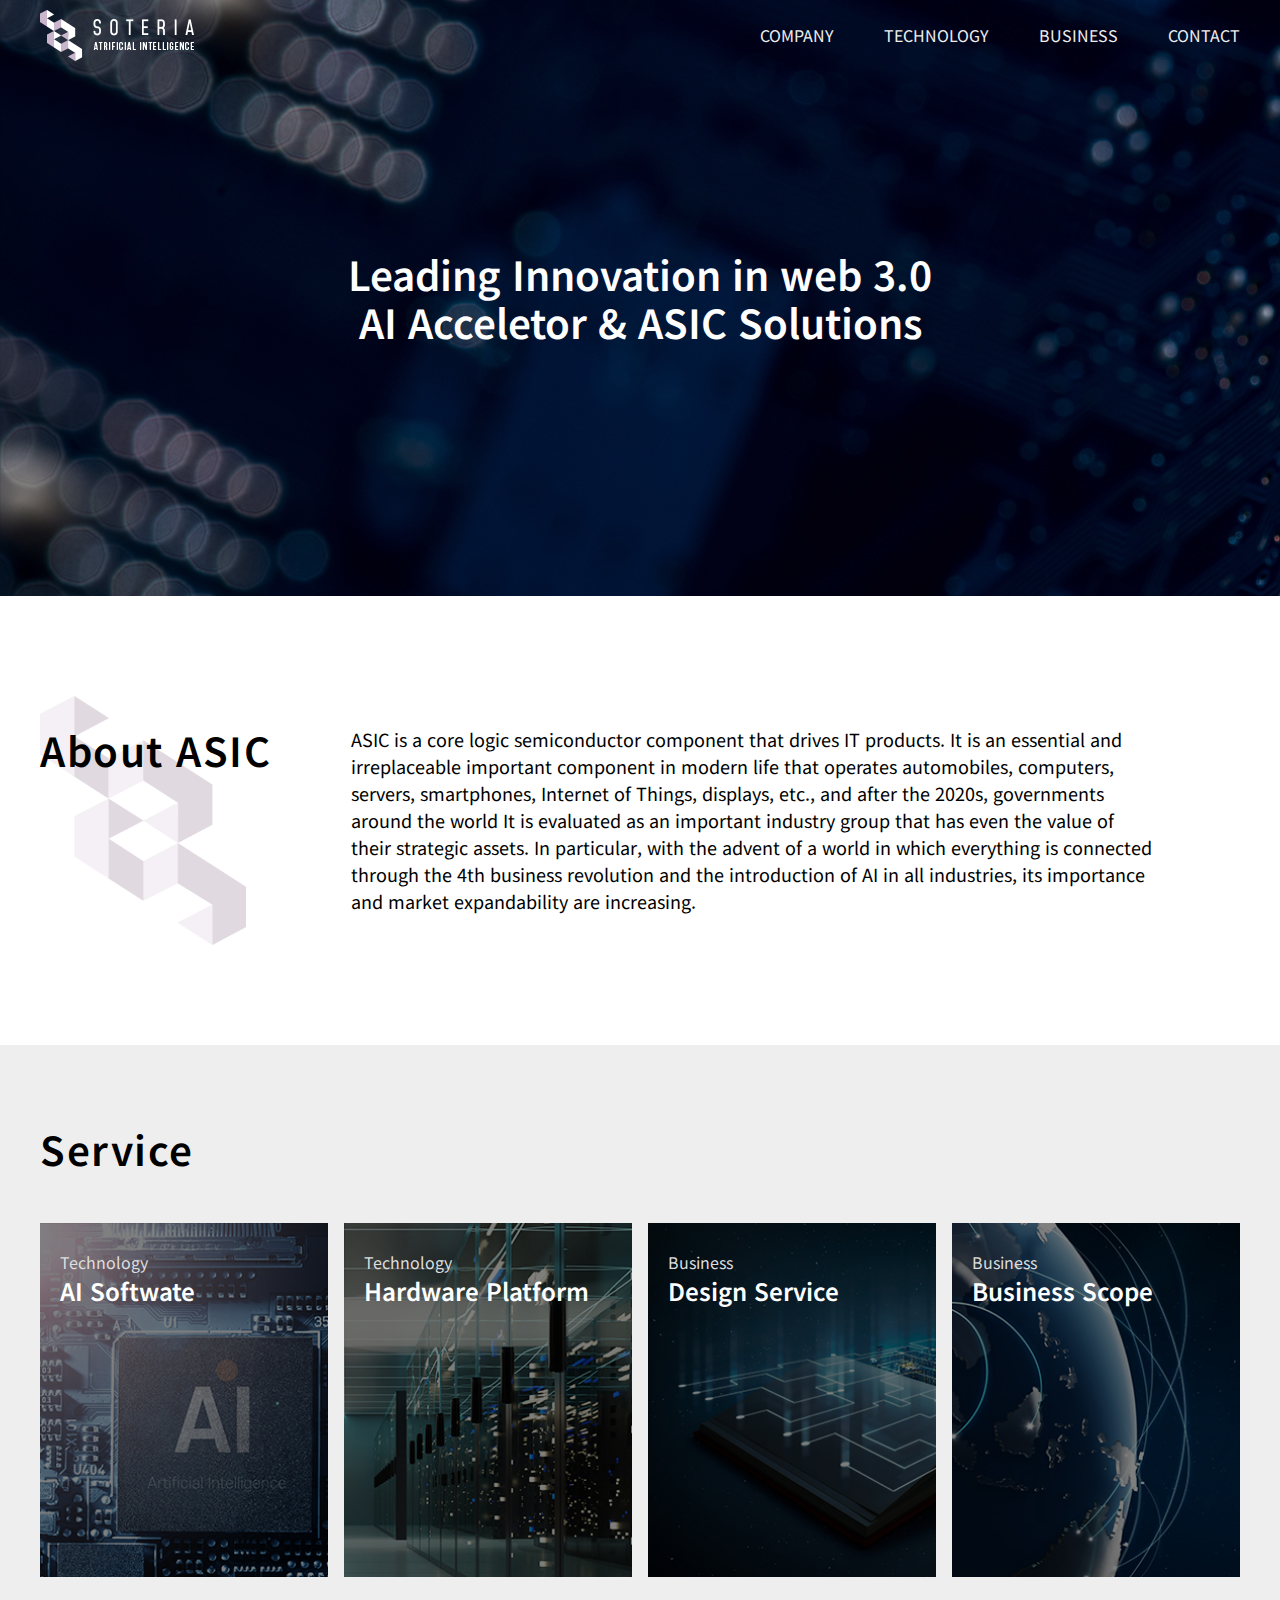
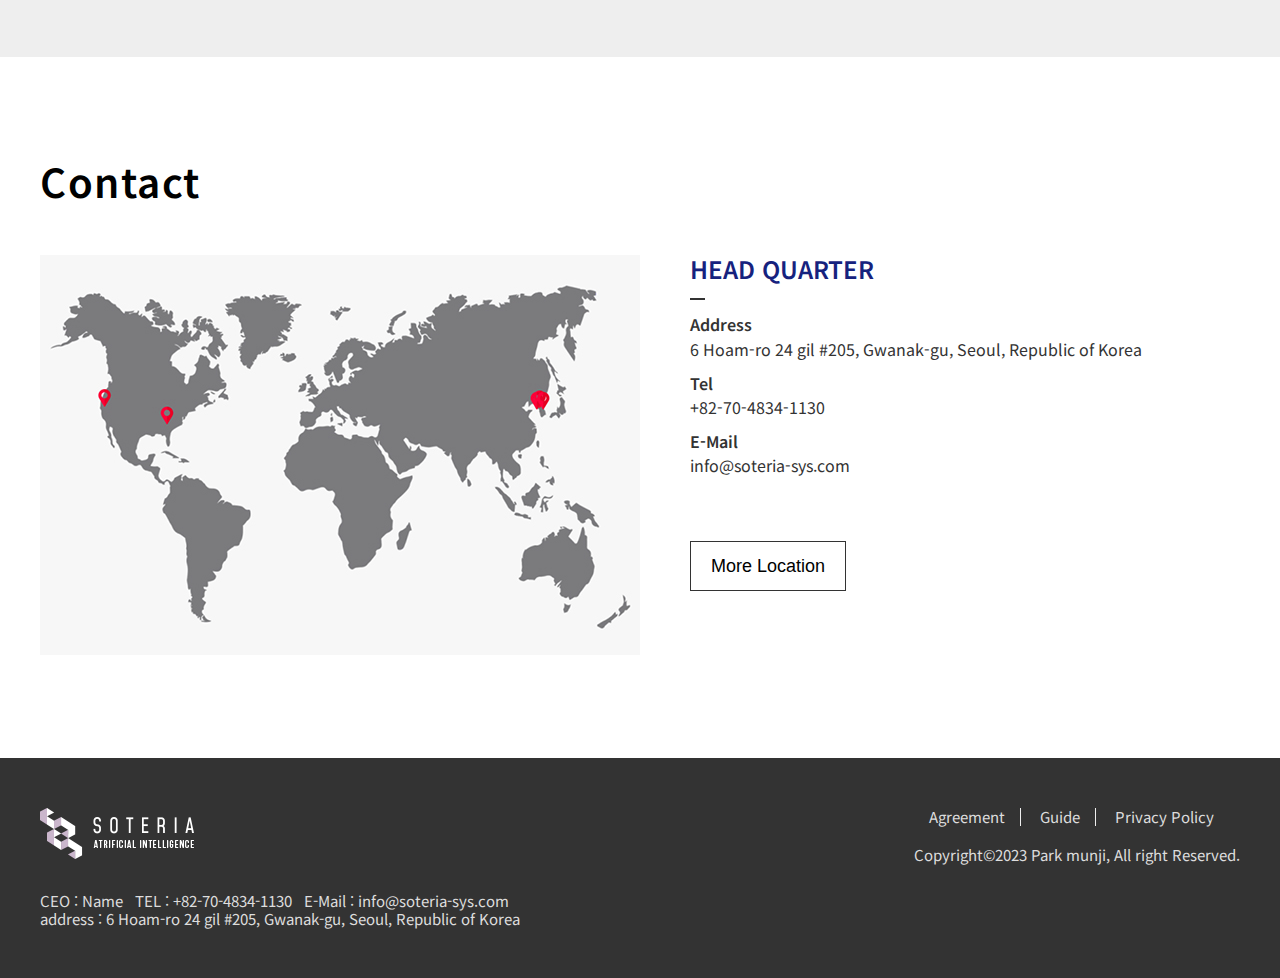
<file: soteria.html>
<!DOCTYPE html>
<html lang="ko">
<head>
   <meta charset="UTF-8">
   <meta name="viewport" content="width=device-width, initial-scale=1.0">
   <title>Soteria</title>

   <!-- CSS -->
   <link rel="stylesheet" href="./css/reset.css">
   <link rel="stylesheet" href="./css/soteria.css">

   <!-- Google Font -->
   <link rel="preconnect" href="https://fonts.googleapis.com">
   <link rel="preconnect" href="https://fonts.gstatic.com" crossorigin>
   <link href="https://fonts.googleapis.com/css2?family=Noto+Sans+KR:wght@100..900&display=swap" rel="stylesheet">



</head>
<body>
   <header>
      <div class="container">
         <div class="hd_box">
            <h1><a href="#"></a></h1>
            <ul class="top_menu">
               <li><a href="#">COMPANY</a></li>
               <li><a href="#">TECHNOLOGY</a></li>
               <li><a href="#">BUSINESS</a></li>
               <li><a href="#">CONTACT</a></li>
            </ul>
         </div>
      </div>
   </header>
   <main>
      <div class="visual_slide">
         <div class="container">
            <p>
               Leading Innovation <br class="mo">in web 3.0<br>
               AI Acceletor & <br class="mo">ASIC Solutions
            </p>
         </div>
      </div>

      <div class="about">
         <div class="container">
            <h3>About ASIC</h3>
            <p>ASIC is a core logic semiconductor component that drives IT products. It is an essential and<br>
               irreplaceable important component in modern life that operates automobiles, computers,<br>
               servers, smartphones, Internet of Things, displays, etc., and after the 2020s, governments<br>
               around the world It is evaluated as an important industry group that has even the value of<br>
               their strategic assets. In particular, with the advent of a world in which everything is connected<br>
               through the 4th business revolution and the introduction of AI in all industries, its importance<br>
               and market expandability are increasing.
            </p>
         </div>
      </div>

      <div class="service">
         <div class="container">
            <h3>Service</h3>
            <ul>
               <li class="ai">
                  <div class="bg">
                     <p>
                        <span>Technology</span>
                        <strong>AI Softwate</strong>                     
                     </p>
                  </div>
               </li>
               <li class="hard">
                  <div class="bg"> 
                     <p>
                        <span>Technology</span>
                        <strong>Hardware Platform</strong>
                     </p>
               </div>
               </li>
               <li class="design">
                  <div class="bg"> 
                     <p>
                        <span>Business</span>
                        <strong>Design Service</strong>
                     </p>
                  </div>
               </li>
               <li class="business">
                  <div class="bg"> 
                     <p>
                        <span>Business</span>
                        <strong>Business Scope</strong>
                     </p>
                  </div>
               </li>
            </ul>
         </div>
      </div>

      <div class="contact">
         <div class="container">
            <h3>Contact</h3>
            <div class="contact_box">
               <div class="img_map">
                  <img src="./soteria/img_map.jpg" alt="">
               </div>
               <div class="txt">
                  <h4>HEAD QUARTER</h4>
                  <ul>
                     <li>
                        <strong>Address</strong>
                        6 Hoam-ro 24 gil #205, Gwanak-gu, <br class="mo">Seoul, Republic of Korea
                     </li>
                     <li>
                        <strong>Tel</strong>
                        +82-70-4834-1130
                     </li>
                     <li>
                        <strong>E-Mail</strong>
                        info@soteria-sys.com
                     </li>
                  </ul>
                  <button>
                     <a href="#">More Location</a>
                  </button>
               </div>
            </div>
         </div>
      </div>
   </main>
   <footer>
      <div class="container">
         <div class="ft_left">
            <h2><a href="#"><img src="./soteria/logo.png" alt=""></a></h2>
            <address>
               CEO : Name &nbsp; TEL : +82-70-4834-1130 &nbsp; <br class="mo">E-Mail : info@soteria-sys.com<br>
               address : 6 Hoam-ro 24 gil #205, Gwanak-gu, <br class="mo">Seoul, Republic of Korea
            </address>
         </div>
         <div class="ft_right">
            <ul class="ft_menu">
               <li>Agreement</li>
               <li>Guide</li>
               <li>Privacy Policy</li>
            </ul>
            <p>Copyright&copy;2023 Park munji, All right Reserved.</p>
         </div>
      </div>
   </footer>
</body>
</html>
</file>
<file: css/soteria.css>
@charset "utf-8";

body {font-family: "Noto Sans KR", sans-serif;font-size: 16px;line-height: 1.2;}
.pc {display: none;}
.mo {display: none;}
.container {margin: auto;padding: 0 5%;box-sizing: border-box;}
.container h3 {
   margin-bottom: 50px;
   font-size: 40px;
   letter-spacing: 1.5px;
   font-weight: 600;
}


header {
   position: absolute;
   top: 0; 
   width: 100%;
   padding: 10px 0;
   z-index: 10;
}
header .hd_box {display: flex;justify-content: space-between;align-items: center;}
header .hd_box h1 {}
header .hd_box h1 a {
   display: block; 
   width: 155px;
   height: 51px;
   background: url(../soteria/logo.png);
}
header .top_menu {display: flex;}
header .top_menu li {color: #eee;margin-right: 50px;}
header .top_menu li:last-child {margin-right: 0;}

header.fixed {background: rgba(255, 255, 255, 0.9);transition: 0.5s;border: none;box-shadow: 0px 2px 2px rgba(0,0,0,0.1);}
header.fixed .hd_box h1 a {background: url(../soteria/logo.png);}
header.fixed .top_menu li {color: #333;}

.visual_slide {background: url(../soteria/visual_bg.jpg);padding: 250px 0;}
.visual_slide p {text-align: center;font-size: 40px;color: #fff;font-weight: 600;}

.about {margin: 100px 0;}
.about .container {
   display: flex;
   flex-wrap: wrap;
   background: url(../soteria/about_bg.png) left 0 / contain no-repeat;
}
.about p {line-height: 1.5;font-size: 18px;}

.service {background: #eee;padding: 80px 0;}
.service ul {display: flex;flex-wrap: wrap;justify-content: space-between;}
.service ul li {
   position: relative;
   flex: 0 0 24%;
}
.service ul li .bg {
   padding-top: 122.80%;
   position: relative;
   box-sizing: border-box;
   background: #fff center / 100% no-repeat;
   transition: 1s;
}
.service ul li.ai .bg {background-image: url(../soteria/service_ai.jpg);}
.service ul li.hard .bg {background-image: url(../soteria/service_hard.jpg);}
.service ul li.design .bg {background-image: url(../soteria/service_design.jpg);}
.service ul li.business .bg {background-image: url(../soteria/service_business.jpg);margin-right: 0;}
.service ul li p {position: absolute;top: 0;left: 0;padding: 30px 20px;box-sizing: border-box;}
.service ul li:hover .bg {background-size: 110%;}
.service ul li span {color: #ddd;display: block;margin-bottom: 5px;}
.service ul li strong {color: #fff;font-size: 24px;font-weight: 600;}

.contact {margin: 100px 0;}
.contact .contact_box {display: flex;}
.contact .img_map {width: 50%;}
.contact .img_map img {width: 100%;}
.contact .txt {padding-left: 50px;}
.contact .txt h4 {color: #16227e;font-size: 24px;font-weight: 600;}
.contact .txt h4::after {
   content: "";
   display: block;
   margin: 15px 0;
   width: 15px;
   height: 2px;
   background: #333;
}
.contact .txt ul {}
.contact .txt ul li {color: #333;margin-bottom: 15px;}
.contact .txt ul li strong {display: block;font-weight: 600;margin: 0 0 5px 0;}
.contact .txt button {margin-top: 50px;}
.contact .txt button a {display: block;padding: 15px 20px;font-size: 18px;border: 1px solid #333;}


footer {color: #ddd;background: #333;padding: 50px 0;font-size: 15px;text-align: center;}
footer .container {}
footer .ft_left {}
footer .ft_left h2 {margin-bottom: 30px;}
footer .ft_left address {}

footer .ft_right {margin-top: 20px;}
footer .ft_right .ft_menu {margin-bottom: 20px;}
footer .ft_right .ft_menu li {display: inline-block; padding: 0 15px;border-right: 1px solid #eee;}
footer .ft_right .ft_menu li:last-child {border-right: none;padding-right: 0;}
footer .ft_right p {}

/* pc */
@media screen and (min-width: 1200px) {
   .mo {display: none;}
   .pc {display: block;}
   .container {width: 1200px;padding: 0;}

   .about .container {flex-wrap: nowrap;padding: 30px 0;}
   .about p {margin-left: 80px;}

   .service ul {flex-wrap: nowrap;}

   .contact .txt {}

   footer {text-align-last: left;}
   footer .container {display: flex;justify-content: space-between;}
   footer .ft_left {width: 50%;}

   footer .ft_right {text-align: right;margin-top: 0;}
   footer .ft_right .ft_menu {text-align: right;}

}

/* Tablet */
@media screen and (max-width: 1199px) {
   .top_menu {display: none !important;}

   .visual_slide p {font-size: 26px;}

}

/* mobile */
@media screen and (max-width: 700px) {
   .mo {display: block;}

   .service ul li {flex: 0 0 49%;margin-bottom: 10px;}

   .contact .contact_box {display: block;}
   .contact .txt {margin-top: 20px;padding-left: 0;}
   .contact .img_map {width: 100%;}
}
</file>
